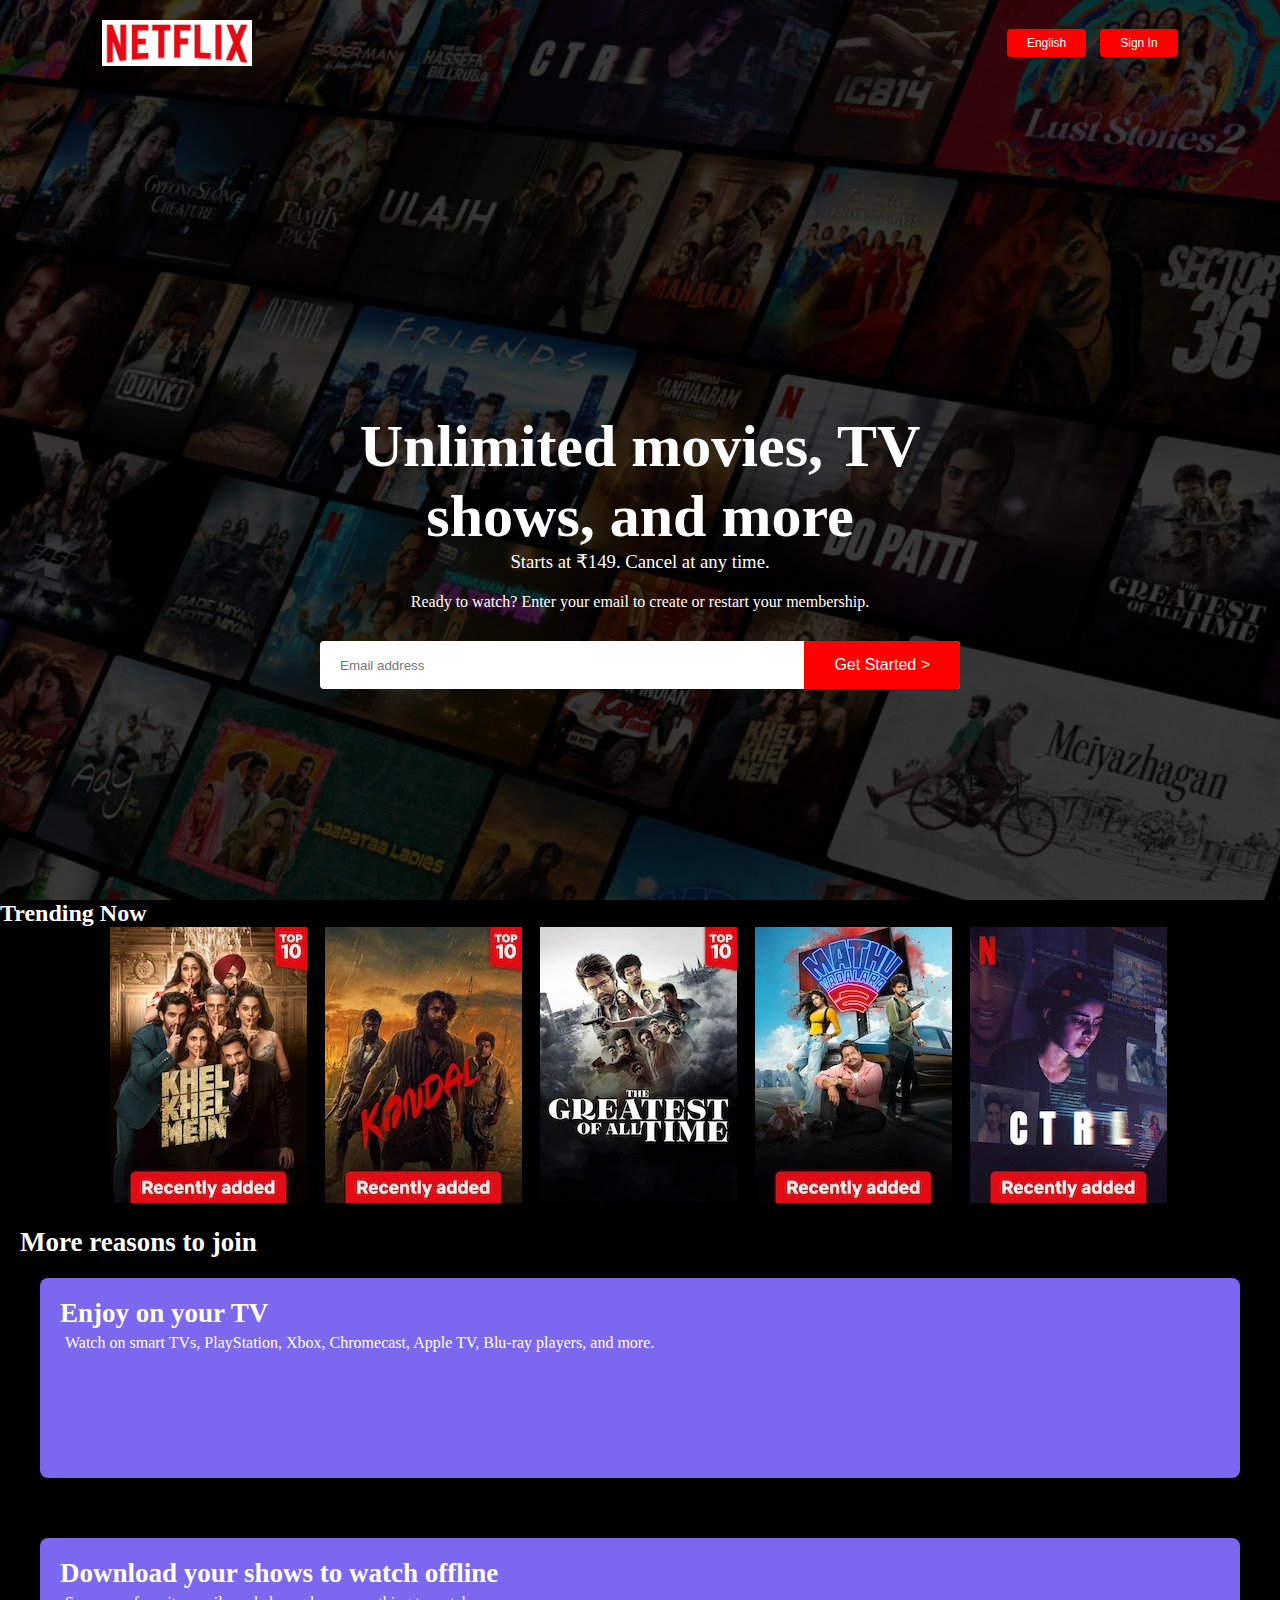
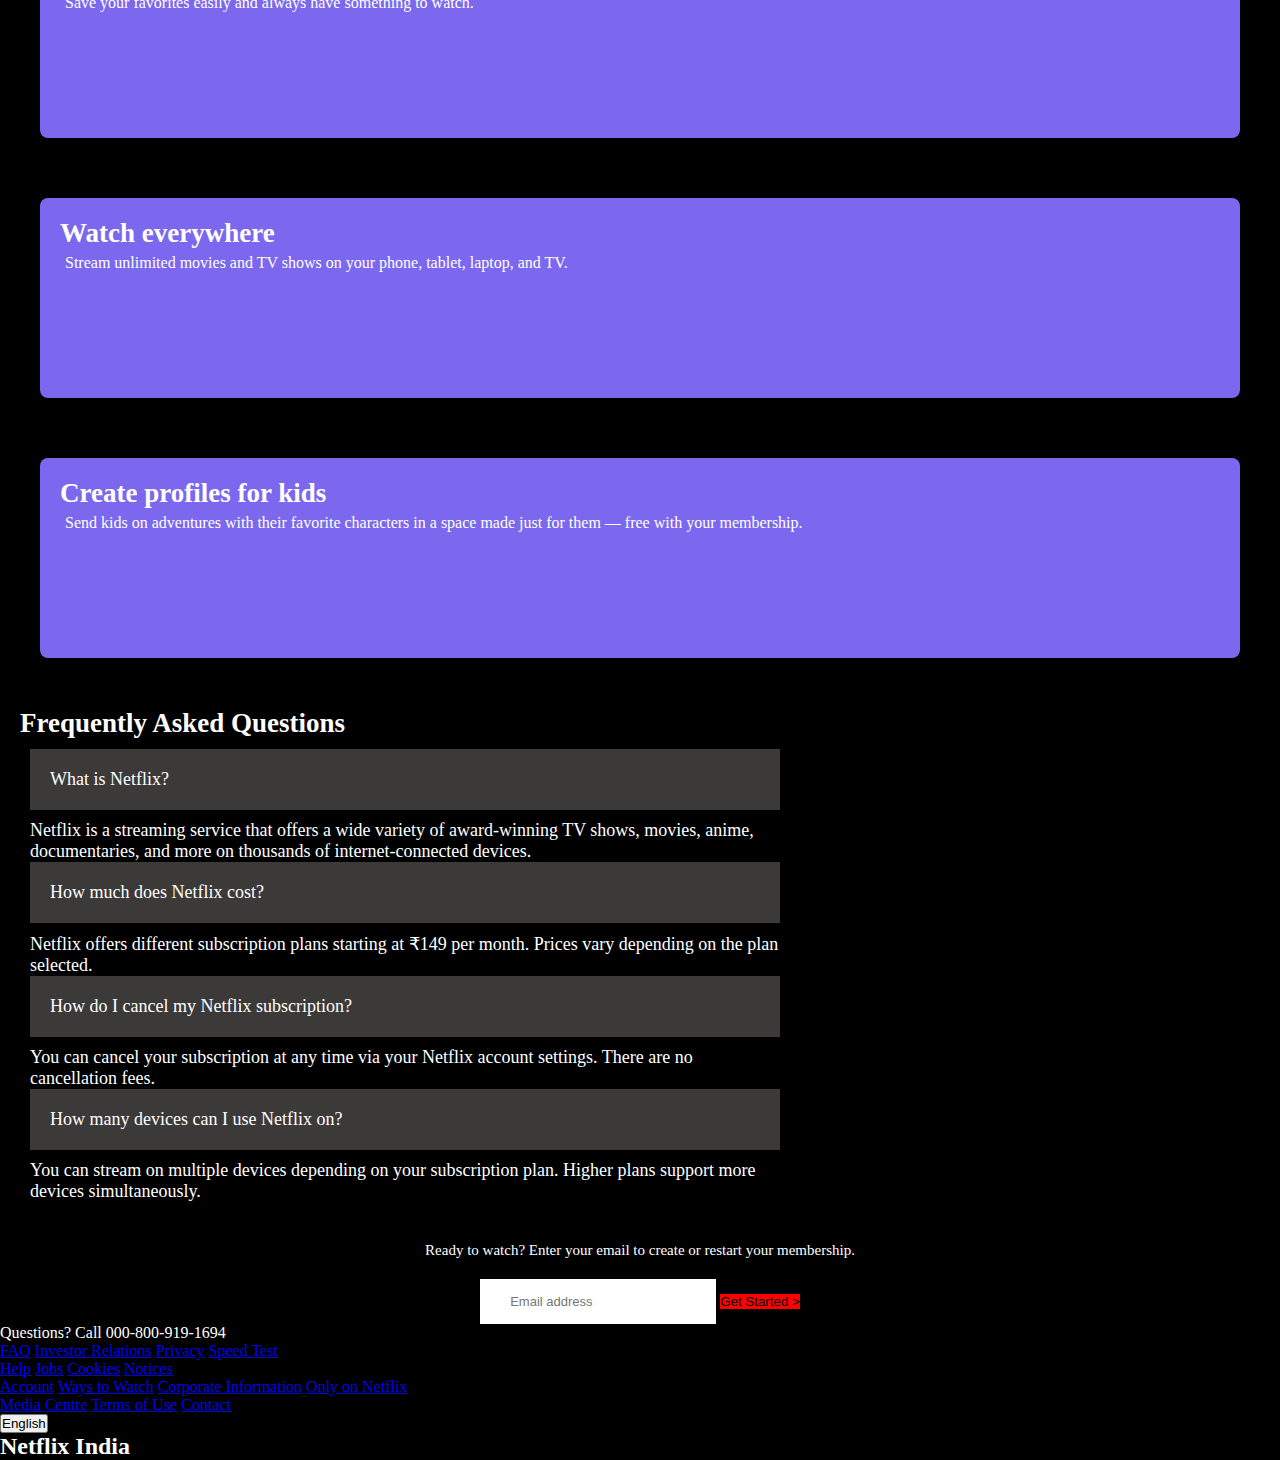
<file: index.html>
<!DOCTYPE html>
<html lang="en">
<head>
    <meta charset="UTF-8">
    <meta name="viewport" content="width=device-width, initial-scale=1.0">
    <title>Netflix - Welcome</title>
    <link rel="stylesheet" href="./style.css">
</head>
<body>
    <div class="header">
        <nav>
            <img width="100" src="./logo.jpg" class="logo" alt="Netflix logo">
            <div>
                <button>English</button>
                <button>Sign In</button>
            </div>
        </nav>
        <div class="content">
            <h1>Unlimited movies, TV shows, and more</h1>
            <h3>Starts at ₹149. Cancel at any time.</h3>
            <p>Ready to watch? Enter your email to create or restart your membership.</p>
            <form class="email-signup" action="#">
                <input type="email" placeholder="Email address" required>
                <button type="submit">Get Started ></button>
            </form>
        </div>
    </div>

    <div class="trend">
        <h2>Trending Now</h2>
        <div class="movies">
            <div class="movie"><img src="./movie.1.jpg" alt="Movie 1"></div>
            <div class="movie"><img src="./movie.2.jpg" alt="Movie 2"></div>
            <div class="movie"><img src="./movie.3.jpg" alt="Movie 3"></div>
            <div class="movie"><img src="./movie.4.jpg" alt="Movie 4"></div>
            <div class="movie"><img src="./movie.5.jpg" alt="Movie 5"></div>
        </div>
    </div>

    <div class="more">
        <h2>More reasons to join</h2>
        <div class="reason">
            <div class="j">
                <h2>Enjoy on your TV</h2>
                <p>Watch on smart TVs, PlayStation, Xbox, Chromecast, Apple TV, Blu-ray players, and more.</p>
            </div>
            <div class="j">
                <h2>Download your shows to watch offline</h2>
                <p>Save your favorites easily and always have something to watch.</p>
            </div>
            <div class="j">
                <h2>Watch everywhere</h2>
                <p>Stream unlimited movies and TV shows on your phone, tablet, laptop, and TV.</p>
            </div>
            <div class="j">
                <h2>Create profiles for kids</h2>
                <p>Send kids on adventures with their favorite characters in a space made just for them — free with your membership.</p>
            </div>
        </div>
    </div>

    <div class="question">
        <h2>Frequently Asked Questions</h2>
        <ul class="faq">
            <li>
                <input type="radio" name="faq" id="first">
                <label for="first">What is Netflix?</label>
                <div class="answer">Netflix is a streaming service that offers a wide variety of award-winning TV shows, movies, anime, documentaries, and more on thousands of internet-connected devices.</div>
            </li>
            <li>
                <input type="radio" name="faq" id="second">
                <label for="second">How much does Netflix cost?</label>
                <div class="answer">Netflix offers different subscription plans starting at ₹149 per month. Prices vary depending on the plan selected.</div>
            </li>
            <li>
                <input type="radio" name="faq" id="third">
                <label for="third">How do I cancel my Netflix subscription?</label>
                <div class="answer">You can cancel your subscription at any time via your Netflix account settings. There are no cancellation fees.</div>
            </li>
            <li>
                <input type="radio" name="faq" id="forth">
                <label for="forth">How many devices can I use Netflix on?</label>
                <div class="answer">You can stream on multiple devices depending on your subscription plan. Higher plans support more devices simultaneously.</div>
            </li>
        </ul>
    </div>

    <div class="mail">
        <p>Ready to watch? Enter your email to create or restart your membership.</p>
        <form class="signup" action="#">
            <input type="email" placeholder="Email address" required>
            <button type="submit">Get Started ></button>
        </form>
    </div>

    <footer>
        <p>Questions? Call 000-800-919-1694</p>
        <div class="footer">
            <div class="item">
                <a href="faq">FAQ</a>
                <a href="faq">Investor Relations</a>
                <a href="faq">Privacy</a>
                <a href="faq">Speed Test</a>
            </div>
            <div class="item">
                <a href="faq">Help</a>
                <a href="faq">Jobs</a>
                <a href="faq">Cookies</a>
                <a href="faq">Notices</a>
            </div>
            <div class="item">
                <a href="faq">Account</a>
                <a href="faq">Ways to Watch</a>
                <a href="faq">Corporate Information</a>
                <a href="faq">Only on Netflix</a>
            </div>
            <div class="item">
                <a href="faq">Media Centre</a>
                <a href="faq">Terms of Use</a>
                <a href="faq">Contact</a>
            </div>
        </div>
        <button class="lang">English</button>
        <h2>Netflix India</h2>
    </footer>
</body>
</html>
</file>
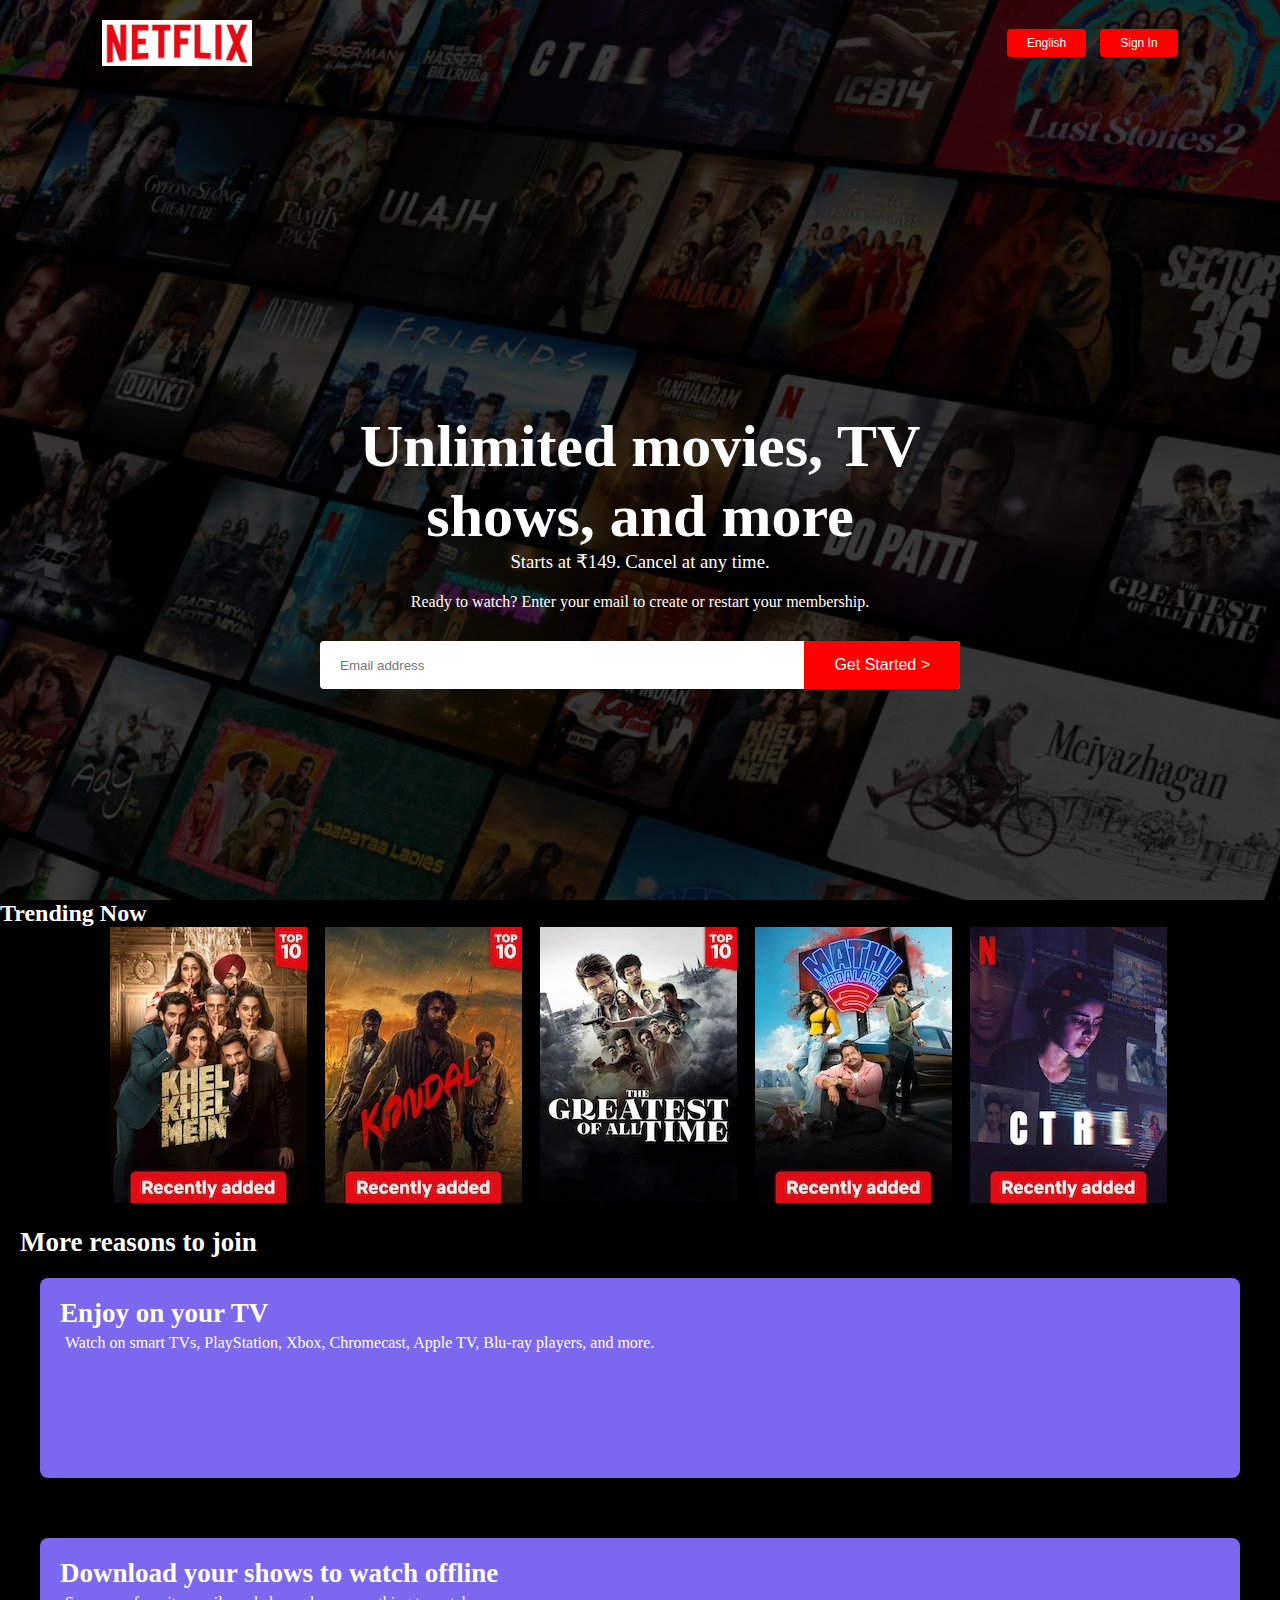
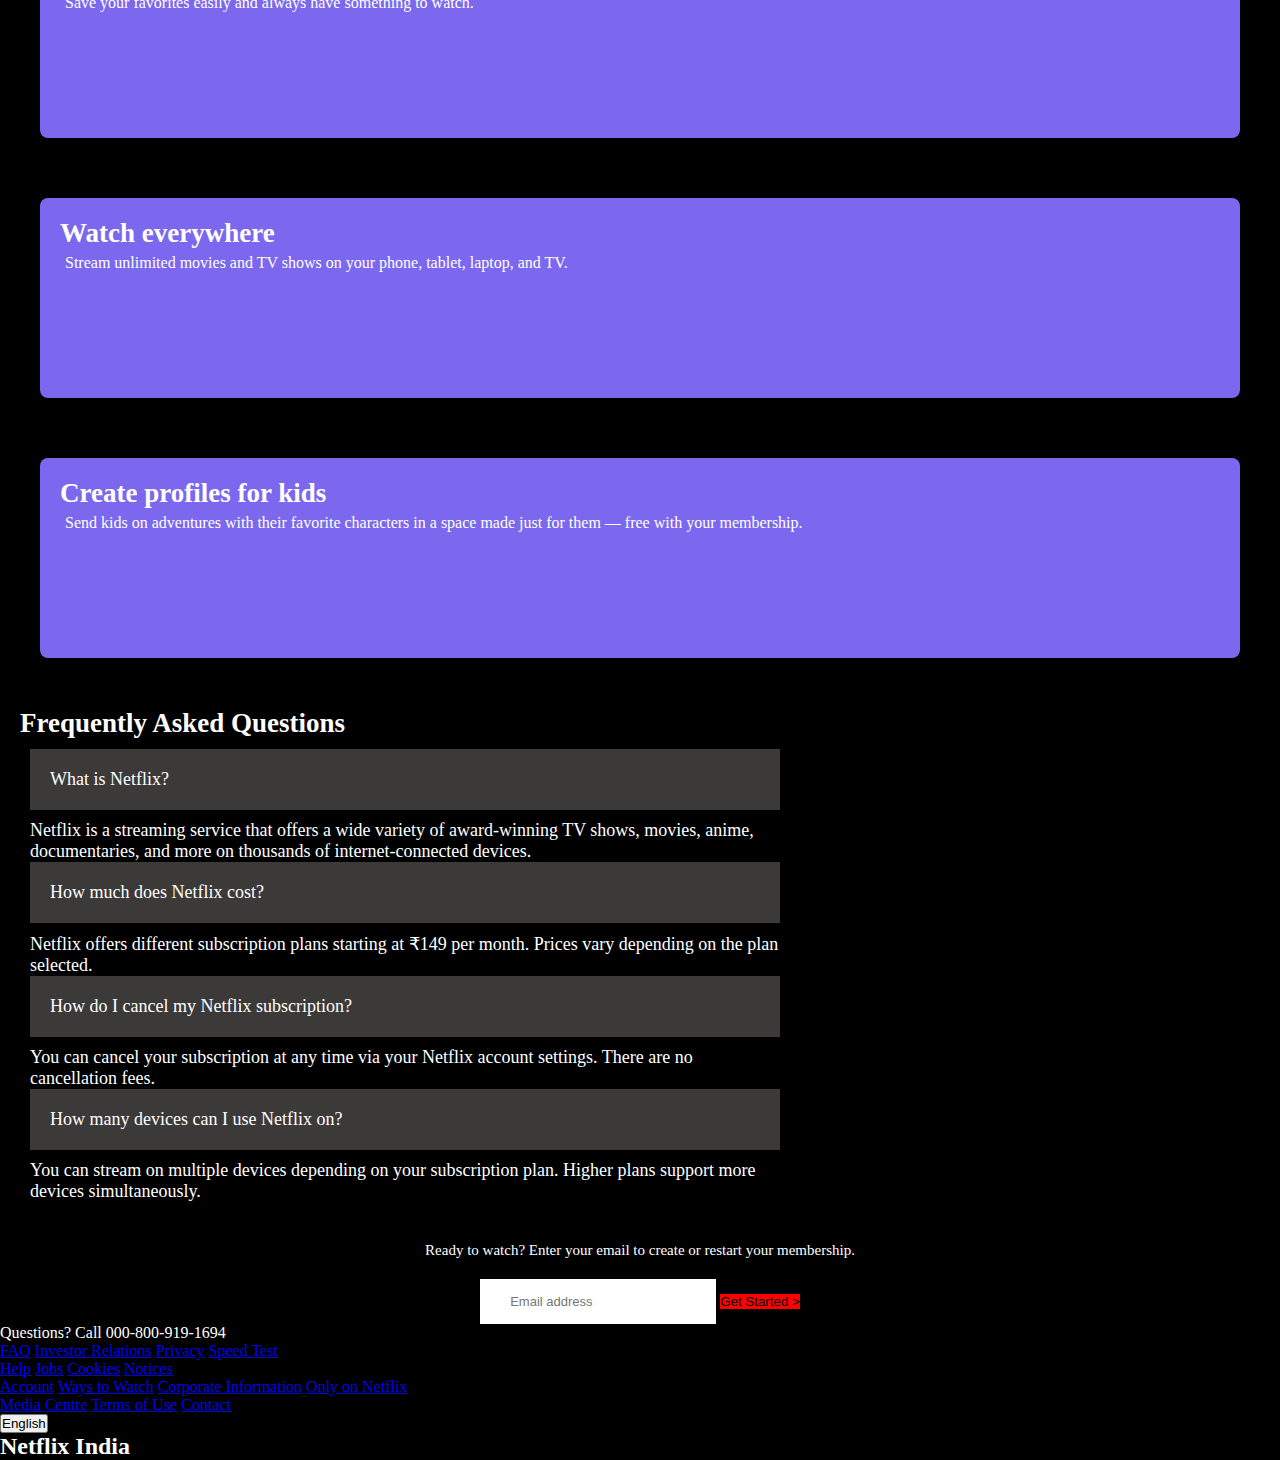
<file: netflix.html>
<!DOCTYPE html>
<html lang="en">
<head>
    <meta charset="UTF-8">
    <meta name="viewport" content="width=device-width, initial-scale=1.0">
    <title>Netflix - Welcome</title>
    <link rel="stylesheet" href="./netflix.css">
</head>
<body>
    <div class="header">
        <nav>
            <img width="100" src="./logo.jpg" class="logo" alt="Netflix logo">
            <div>
                <button>English</button>
                <button>Sign In</button>
            </div>
        </nav>
        <div class="content">
            <h1>Unlimited movies, TV shows, and more</h1>
            <h3>Starts at ₹149. Cancel at any time.</h3>
            <p>Ready to watch? Enter your email to create or restart your membership.</p>
            <form class="email-signup" action="#">
                <input type="email" placeholder="Email address" required>
                <button type="submit">Get Started ></button>
            </form>
        </div>
    </div>

    <div class="trend">
        <h2>Trending Now</h2>
        <div class="movies">
            <div class="movie"><img src="./movie.1.jpg" alt="Movie 1"></div>
            <div class="movie"><img src="./movie.2.jpg" alt="Movie 2"></div>
            <div class="movie"><img src="./movie.3.jpg" alt="Movie 3"></div>
            <div class="movie"><img src="./movie.4.jpg" alt="Movie 4"></div>
            <div class="movie"><img src="./movie.5.jpg" alt="Movie 5"></div>
        </div>
    </div>

    <div class="more">
        <h2>More reasons to join</h2>
        <div class="reason">
            <div class="j">
                <h2>Enjoy on your TV</h2>
                <p>Watch on smart TVs, PlayStation, Xbox, Chromecast, Apple TV, Blu-ray players, and more.</p>
            </div>
            <div class="j">
                <h2>Download your shows to watch offline</h2>
                <p>Save your favorites easily and always have something to watch.</p>
            </div>
            <div class="j">
                <h2>Watch everywhere</h2>
                <p>Stream unlimited movies and TV shows on your phone, tablet, laptop, and TV.</p>
            </div>
            <div class="j">
                <h2>Create profiles for kids</h2>
                <p>Send kids on adventures with their favorite characters in a space made just for them — free with your membership.</p>
            </div>
        </div>
    </div>

    <div class="question">
        <h2>Frequently Asked Questions</h2>
        <ul class="faq">
            <li>
                <input type="radio" name="faq" id="first">
                <label for="first">What is Netflix?</label>
                <div class="answer">Netflix is a streaming service that offers a wide variety of award-winning TV shows, movies, anime, documentaries, and more on thousands of internet-connected devices.</div>
            </li>
            <li>
                <input type="radio" name="faq" id="second">
                <label for="second">How much does Netflix cost?</label>
                <div class="answer">Netflix offers different subscription plans starting at ₹149 per month. Prices vary depending on the plan selected.</div>
            </li>
            <li>
                <input type="radio" name="faq" id="third">
                <label for="third">How do I cancel my Netflix subscription?</label>
                <div class="answer">You can cancel your subscription at any time via your Netflix account settings. There are no cancellation fees.</div>
            </li>
            <li>
                <input type="radio" name="faq" id="forth">
                <label for="forth">How many devices can I use Netflix on?</label>
                <div class="answer">You can stream on multiple devices depending on your subscription plan. Higher plans support more devices simultaneously.</div>
            </li>
        </ul>
    </div>

    <div class="mail">
        <p>Ready to watch? Enter your email to create or restart your membership.</p>
        <form class="signup" action="#">
            <input type="email" placeholder="Email address" required>
            <button type="submit">Get Started ></button>
        </form>
    </div>

    <footer>
        <p>Questions? Call 000-800-919-1694</p>
        <div class="footer">
            <div class="item">
                <a href="faq">FAQ</a>
                <a href="faq">Investor Relations</a>
                <a href="faq">Privacy</a>
                <a href="faq">Speed Test</a>
            </div>
            <div class="item">
                <a href="faq">Help</a>
                <a href="faq">Jobs</a>
                <a href="faq">Cookies</a>
                <a href="faq">Notices</a>
            </div>
            <div class="item">
                <a href="faq">Account</a>
                <a href="faq">Ways to Watch</a>
                <a href="faq">Corporate Information</a>
                <a href="faq">Only on Netflix</a>
            </div>
            <div class="item">
                <a href="faq">Media Centre</a>
                <a href="faq">Terms of Use</a>
                <a href="faq">Contact</a>
            </div>
        </div>
        <button class="lang">English</button>
        <h2>Netflix India</h2>
    </footer>
</body>
</html>
</file>
<file: style.css>
/* ========================== General Styling ========================== */
* {
    margin: 0;
    padding: 0;
    box-sizing: border-box;
}

body {
    background: black;
    color: white;
}

.header {
    width: 100%;
    height: 100vh;
    background-image: linear-gradient(rgba(0, 0, 0, 0.7), rgba(0, 0, 0, 0.7)), url(background.jpg);
    background-size: cover;
    background-position: center;
    position: relative;
    padding: 10px 8%;
}

nav {
    display: flex;
    align-items: center;
    justify-content: space-between;
    padding: 10px 0;
}

.logo {
    width: 150px;
    cursor: pointer;
}

nav button {
    border: 0;
    outline: 0;
    background: red;
    color: white;
    padding: 7px 20px;
    font-size: 12px;
    border-radius: 4px;
    margin-left: 10px;
    cursor: pointer;
}

.content {
    position: absolute;
    top: 50%;
    left: 50%;
    transform: translate(-50%, -50%);
    text-align: center;
    margin-top: 100px;
}

.content h1 {
    font-size: 60px;
    line-height: 70px;
    font-weight: 600;
    max-width: 650px;
    margin: 0 auto;
}

.content h3 {
    font-weight: 400;
    margin-bottom: 20px;
}

.email-signup {
    background: white;
    border-radius: 4px;
    display: flex;
    align-items: center;
    margin-top: 30px;
    overflow: hidden;
}

.email-signup input {
    flex: 1;
    border: 0;
    outline: 0;
    margin-left: 20px;
}

.email-signup button {
    background: red;
    border: 5px;
    outline: 0;
    color: white;
    font-size: 16px;
    cursor: pointer;
    padding: 15px 30px;
}

.movies {
    display: flex;
    border-radius: 5px;
    flex-wrap: wrap;
    justify-content: center;
    gap: 15px;
}

.movie {
    margin: 0;
    width: 100%;
    max-width: 200px;
    border-radius: 5px;
}

.more {
    padding: 10px;
    margin: 10px;
    font-size: 18px;
}

.reason {
    display: flex;
    flex-wrap: wrap;
    gap: 20px;
}

.j {
    height: 200px;
    width: 100%;
    margin: 20px;
    padding: 20px;
    background-color: mediumslateblue;
    box-sizing: border-box;
    border-radius: 8px;
}

.j p {
    padding: 0px;
    margin: 5px;
    font-size: 16px;
}

.question {
    padding: 10px;
    margin: 10px;
    font-size: 18px;
}

.faq {
    margin: 10px;
    width: 100%;
    max-width: 750px;
}

.faq li {
    list-style: none;
    width: 100%;
}

.faq li label {
    display: flex;
    align-items: center;
    font-size: 18px;
    background-color: rgb(60, 57, 57);
    cursor: pointer;
    position: relative;
    padding: 20px;
    margin-bottom: 10px;
}

input[type="radio"] {
    display: none;
}

.mail p {
    text-align: center;
    font-size: 15px;
    margin: 10px;
    padding: 10px;
}

.signup {
    text-align: center;
}

.signup input {
    flex: 1;
    border: 5px;
    outline: 0;
    padding: 15px 30px;
    font-size: 13px;
}

.signup button {
    background: red;
    border: 5px;
    outline: 0;
  
}
</file>
<file: netflix.css>
/* ========================== General Styling ========================== */
* {
    margin: 0;
    padding: 0;
    box-sizing: border-box;
}

body {
    background: black;
    color: white;
}

.header {
    width: 100%;
    height: 100vh;
    background-image: linear-gradient(rgba(0, 0, 0, 0.7), rgba(0, 0, 0, 0.7)), url(background.jpg);
    background-size: cover;
    background-position: center;
    position: relative;
    padding: 10px 8%;
}

nav {
    display: flex;
    align-items: center;
    justify-content: space-between;
    padding: 10px 0;
}

.logo {
    width: 150px;
    cursor: pointer;
}

nav button {
    border: 0;
    outline: 0;
    background: red;
    color: white;
    padding: 7px 20px;
    font-size: 12px;
    border-radius: 4px;
    margin-left: 10px;
    cursor: pointer;
}

.content {
    position: absolute;
    top: 50%;
    left: 50%;
    transform: translate(-50%, -50%);
    text-align: center;
    margin-top: 100px;
}

.content h1 {
    font-size: 60px;
    line-height: 70px;
    font-weight: 600;
    max-width: 650px;
    margin: 0 auto;
}

.content h3 {
    font-weight: 400;
    margin-bottom: 20px;
}

.email-signup {
    background: white;
    border-radius: 4px;
    display: flex;
    align-items: center;
    margin-top: 30px;
    overflow: hidden;
}

.email-signup input {
    flex: 1;
    border: 0;
    outline: 0;
    margin-left: 20px;
}

.email-signup button {
    background: red;
    border: 5px;
    outline: 0;
    color: white;
    font-size: 16px;
    cursor: pointer;
    padding: 15px 30px;
}

.movies {
    display: flex;
    border-radius: 5px;
    flex-wrap: wrap;
    justify-content: center;
    gap: 15px;
}

.movie {
    margin: 0;
    width: 100%;
    max-width: 200px;
    border-radius: 5px;
}

.more {
    padding: 10px;
    margin: 10px;
    font-size: 18px;
}

.reason {
    display: flex;
    flex-wrap: wrap;
    gap: 20px;
}

.j {
    height: 200px;
    width: 100%;
    margin: 20px;
    padding: 20px;
    background-color: mediumslateblue;
    box-sizing: border-box;
    border-radius: 8px;
}

.j p {
    padding: 0px;
    margin: 5px;
    font-size: 16px;
}

.question {
    padding: 10px;
    margin: 10px;
    font-size: 18px;
}

.faq {
    margin: 10px;
    width: 100%;
    max-width: 750px;
}

.faq li {
    list-style: none;
    width: 100%;
}

.faq li label {
    display: flex;
    align-items: center;
    font-size: 18px;
    background-color: rgb(60, 57, 57);
    cursor: pointer;
    position: relative;
    padding: 20px;
    margin-bottom: 10px;
}

input[type="radio"] {
    display: none;
}

.mail p {
    text-align: center;
    font-size: 15px;
    margin: 10px;
    padding: 10px;
}

.signup {
    text-align: center;
}

.signup input {
    flex: 1;
    border: 5px;
    outline: 0;
    padding: 15px 30px;
    font-size: 13px;
}

.signup button {
    background: red;
    border: 5px;
    outline: 0;
  
}
</file>
